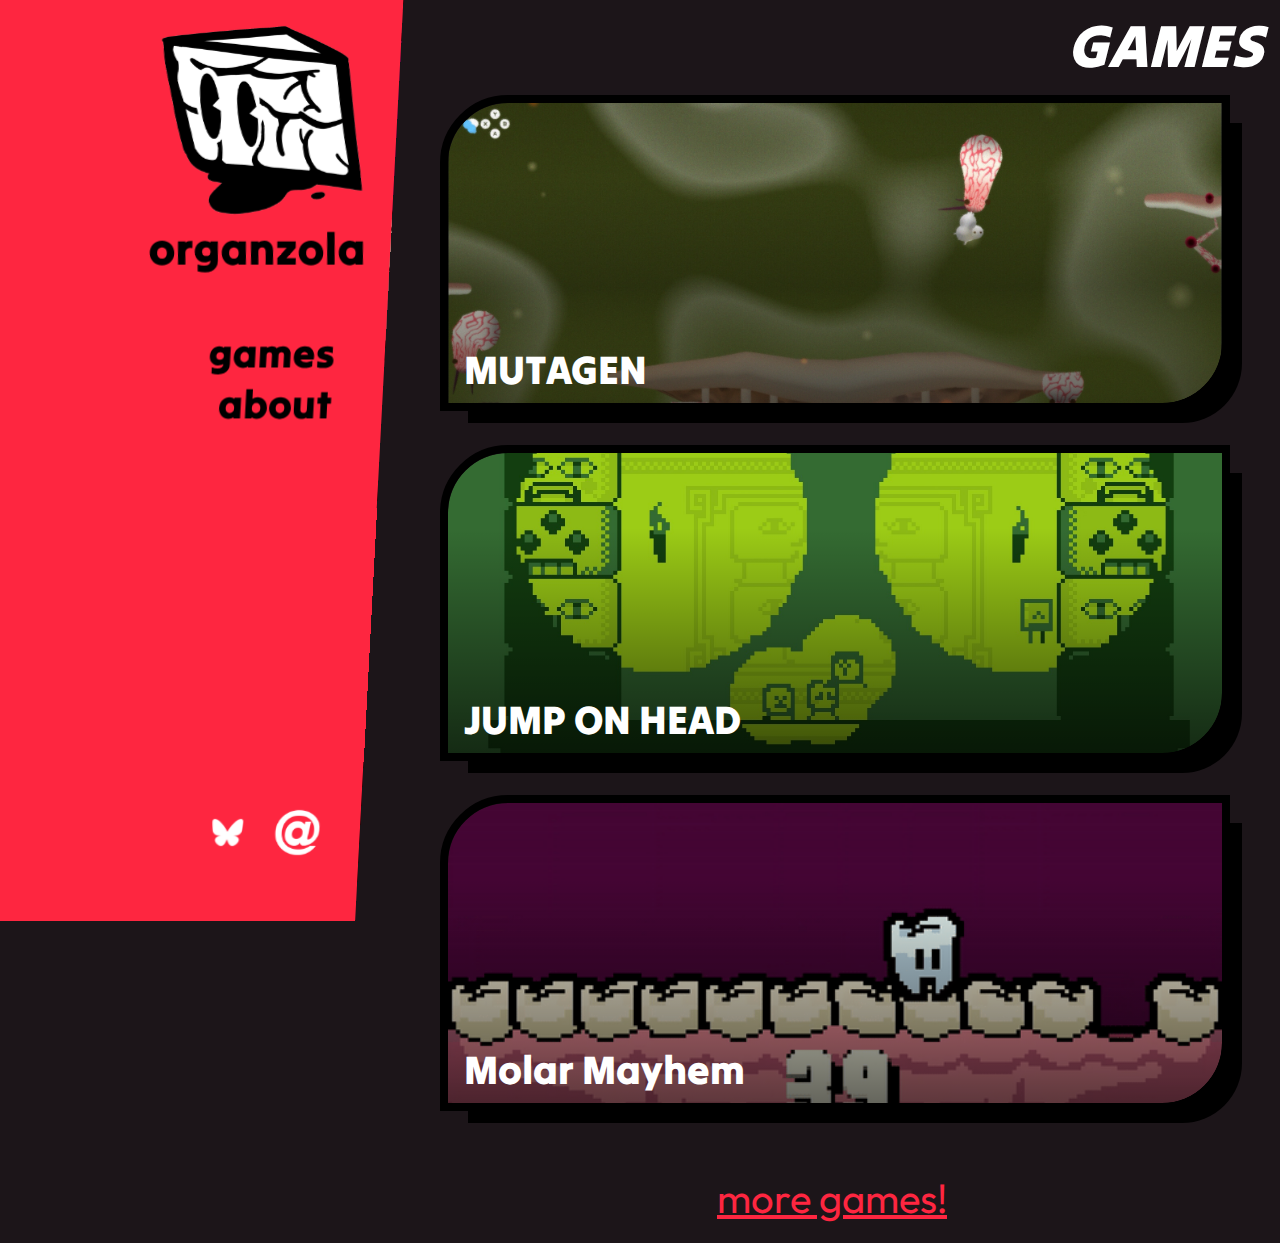
<file: index.html>
<!DOCTYPE html>
<html>
    <head>
        <link rel="stylesheet" type="text/css" href="style.css" />
        <link rel="icon" type="image/png" sizes="32x32" href="/favicon-32x32.png">
        <title>
            organzola/Drew Shapiro
        </title>
        <meta name="keywords" content="organzola, Drew Shapiro, game dev, gamedev, indie games, Drew Shapiro portfolio, organzola games, games, video games">
        <meta name="author" content="Drew Shapiro">
        <meta name="description" content="Portfolio of organzola/Drew Shapiro">
    </head>
    <body style="background-color: #1c1519;">
        <div id="nav"></div>
        <!-- Page content -->
        <div class="main">
            <div class="section-header" style="color:white;">GAMES</div>
            <div class="game">
                <a  href="mutagen.html">
                <img src="images/mutagen.jpg" alt="MUTAGEN">
                <div class="bottom-left">MUTAGEN</div>
            </div> 
            <div class="game">
                <a  href="jumponhead.html">
                <img src="images/jumponheadscreen.jpg" alt="JUMP ON HEAD">
                <div class="bottom-left">JUMP ON HEAD</div>
            </div> 
            <div class="game">
                <a  href="molarmayhem.html">
                <img src="images/molar mayhem.gif" alt="Molar Mayhem">
                <div class="bottom-left">Molar Mayhem</div>
            </div>
            <div>
                <a href="https://organzola.itch.io" style="color:#fe2640ff; width:100%; float:right; font-size: 40px; display:block; margin:auto; text-align: center;margin-bottom:20px;margin-top:40px;"> more games!</a>
            </div>
        </div>
        <script src="script.js"></script>
    </body>
</html>
</file>
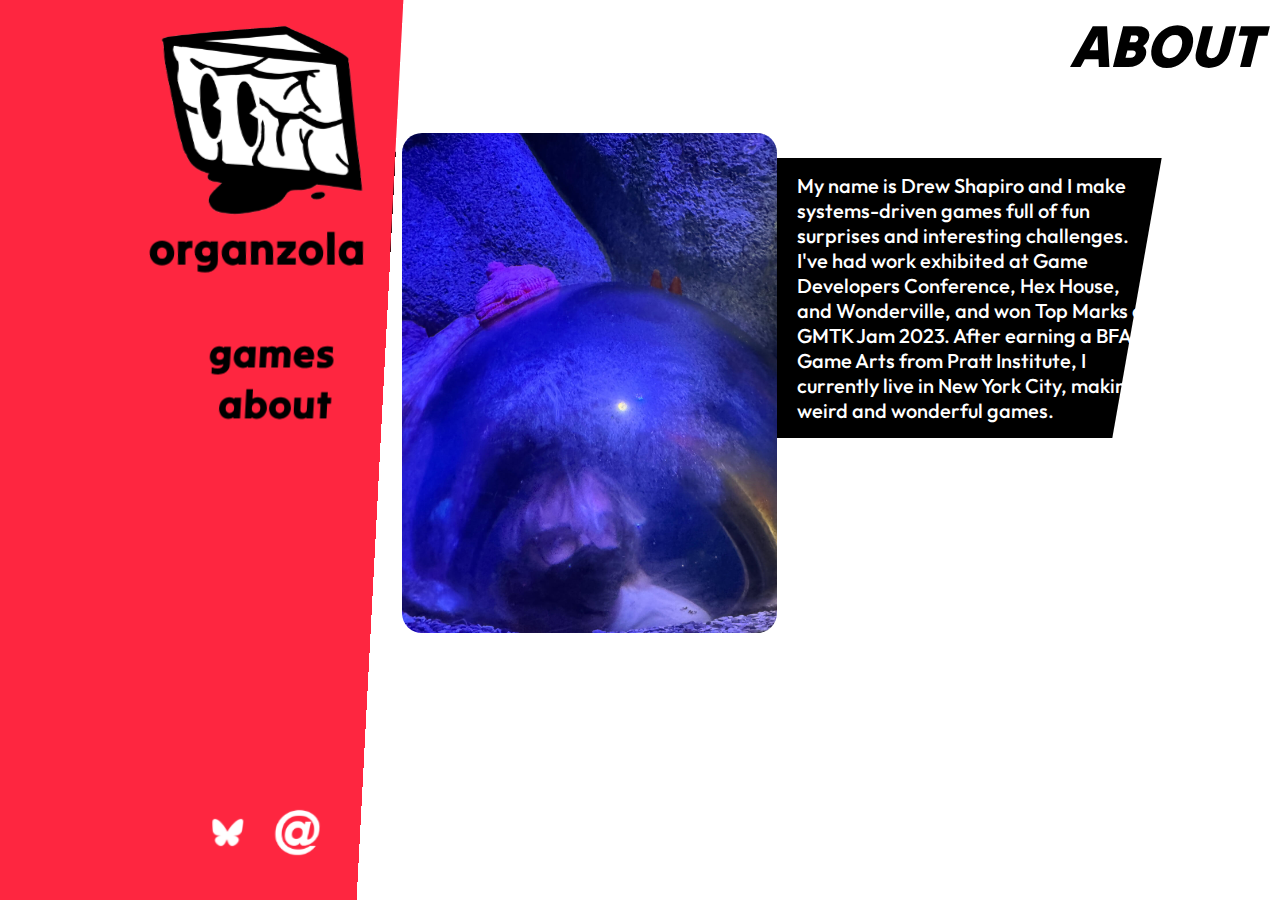
<file: about.html>
<!DOCTYPE html>
<html>
    <head>
        <link rel="stylesheet" type="text/css" href="style.css" />
        <title>
            About
        </title>
    </head>
    <body>
        <div id="nav"></div>
        <!-- Page content -->
        <div class="main">
            <div class="section-header">ABOUT</div>
            
            <div class="container" style="display:flex;padding-top:50px;width:100%;">
                <img src="images/me.jpg" style="width:375px;height:500px;aspect-ratio: 1;object-fit: contain;border-radius: 20px; float:left;">
                <div class="container" style="background-color:black;height:100%;margin-top:25px;z-index: -1;padding-right:50px;transform: skewX(-10deg) translateX(-20%);width:400px">
                    <p style="margin-left:110px;font-weight:500;;color:white; transform: skewX(10deg);font-size:20px;">My name is Drew Shapiro and I make systems-driven games full of fun surprises and interesting challenges. I've had work exhibited at Game Developers Conference, Hex House, and Wonderville, and won Top Marks at GMTK Jam 2023. After earning a BFA in Game Arts from Pratt Institute, I currently live in New York City, making weird and wonderful games.</p>
                </div>
            </div>
        </div>
        <script src="script.js"></script>
        <!-- Page content -->
    </body>
</html>
</file>
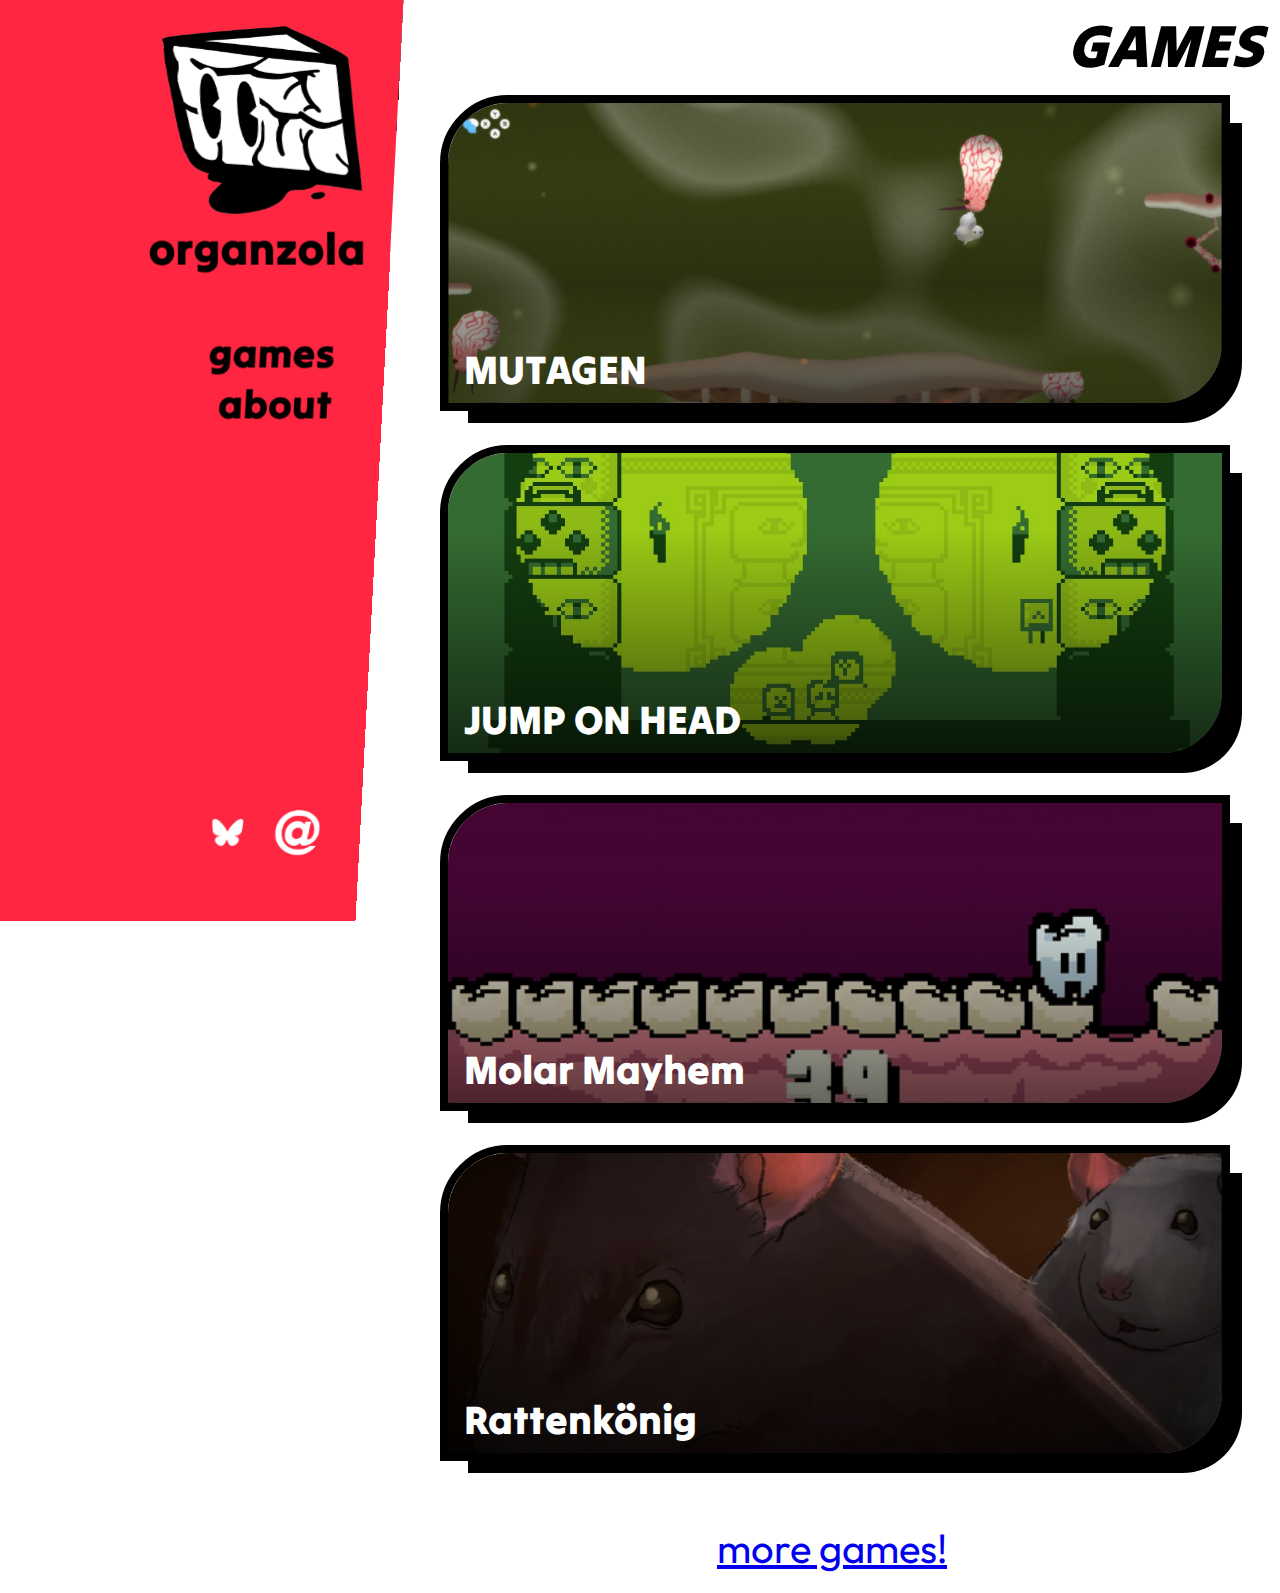
<file: games.html>
<!DOCTYPE html>
<html>
    <head>
        <link rel="stylesheet" type="text/css" href="style.css" />
        <link rel="icon" type="image/png" sizes="32x32" href="/favicon-32x32.png">
        <title>
            Games
        </title>
    </head>
    <body>
        <div id="nav"></div>
        <!-- Page content -->
        <div class="main">
            <div class="section-header">GAMES</div>
            <div class="game">
                <a  href="mutagen.html">
                <img src="images/mutagen.jpg" alt="MUTAGEN">
                <div class="bottom-left">MUTAGEN</div>
            </div> 
            <div class="game">
                <a  href="jumponhead.html">
                <img src="images/jumponheadscreen.jpg" alt="JUMP ON HEAD">
                <div class="bottom-left">JUMP ON HEAD</div>
            </div> 
            <div class="game">
                <a  href="molarmayhem.html">
                <img src="images/molar mayhem.gif" alt="Molar Mayhem">
                <div class="bottom-left">Molar Mayhem</div>
            </div>
            <div class="game">
                <a href ="rattenkonig.html">
                <img src ="images/rattenkonig.png" alt="Rattenkönig">
                <div class="bottom-left">Rattenkönig</div>
            </div>
            <div>
                <a href="https://organzola.itch.io" style="width:100%; float:right; font-size: 40px; display:block; margin:auto; text-align: center;margin-bottom:20px;margin-top:40px;"> more games!</a>
            </div>
        </div>
        <script src="script.js"></script>
    </body>
</html>
</file>
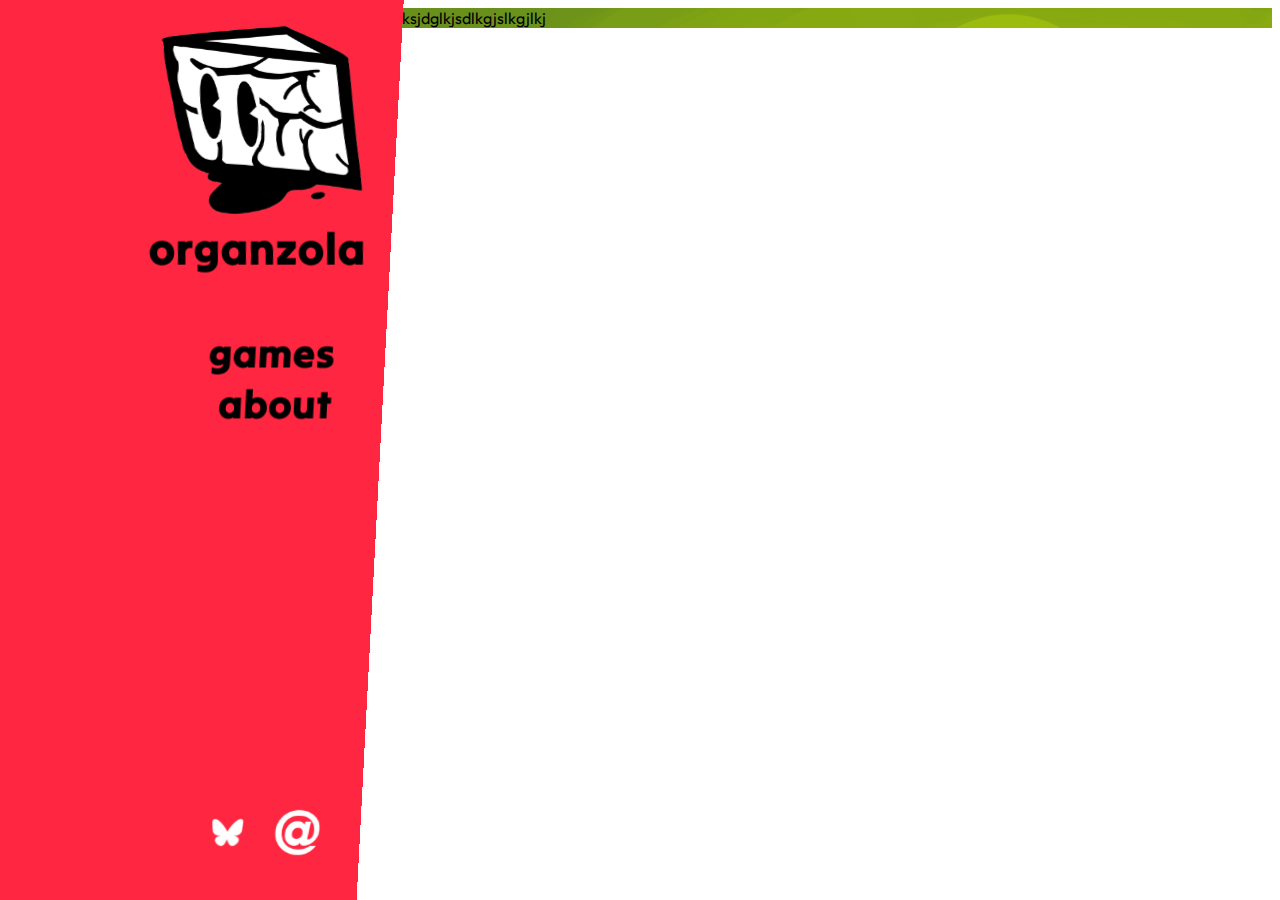
<file: jumponhead.html>
<!DOCTYPE html>
<html>
    <head>
        <link rel="stylesheet" type="text/css" href="style.css" />
        <title>
            JUMP ON HEAD
        </title>
    </head>
    <body >
        <div id="nav"></div>
        <!-- Page content -->
        <div class="main"style="background-image: url('games/jumponhead.png'); background-size: cover;">
            ksjdglkjsdlkgjslkgjlkj
        </div>
        <script src="script.js"></script>
    </body>
</html>
</file>
<file: style.css>
/* The sidebar menu */
 @font-face {
  font-family: tiltwarp;
  src: url(fonts/TiltWarp.ttf);
}
@font-face {
  font-family: outfit;
  src: url(fonts/Outfit-VariableFont_wght.ttf);
}
@font-face {
  font-family: time;
  src: url(fonts/TimeandSpace-Regular.ttf);
}

.sidenav {
  height: 100%; /* Full-height: remove this if you want "auto" height */
  width: 37vw; /* Set the width of the sidebar */
  position: fixed; /* Fixed Sidebar (stay in place on scroll) */
  z-index: 1; /* Stay on top */
  top: 0; /* Stay at the top */
  left: 0;
  background-color: #fe2640ff;
  overflow-x: hidden; /* Disable horizontal scroll */
  padding-top: 20px;
  transform: skewX(-3deg) translateX(-20%);
}

.yt-embed iframe{
  aspect-ratio: 16/9;
  width:50%;
  display:block;
  margin-left:auto;
  margin-right:auto;
}
/* The navigation menu links */
.sidenav navtext {
  margin-left: 3000px;
  margin-right:50px;
  text-decoration: none;
  font-size: 40px;
  color: #000000;
  display: block;
  font-family: TiltWarp;
  text-align: right;
  float:right;
}

.sidenav a{
  text-decoration: none;
}

.sidenav logotext {
    margin-left: 15vw;
    margin-bottom:50px;
    margin-top:0px;
    margin-right:25px;
    
  text-decoration: none;
  font-size: 45px;
  color: #000000;
  font-family: TiltWarp;
  display: flexbox;
  float:right;
  transform:skewX(3deg);
}

@keyframes moveright {
    100%{
        transform:translateX(10px);
        color: #f1f1f1;
    }
}

/* When you mouse over the navigation links, change their color */
.sidenav navtext:hover {
  animation: moveright .1s ease-in-out;
  animation-fill-mode: forwards;
}

.sidenav socials {
  position: absolute;
  bottom: 10px;
  right: 40px;
  height: 100px;
}

.sidenav logo img{
  transform:skewX(3deg);
  width:200px;
  height:200px;
  margin-left:155px;
  aspect-ratio: 1;
  float:right;
  margin-right:35px;
}

/* Style page content */
.main {
  margin-left: 30vw; /* Same as the width of the sidebar */
  padding: 0px 10px;
  font-family: outfit;
}

.game{
    width:90%;
    height:300px;
    margin: 20px;
    margin-right:40px;
    border-top-left-radius: 60px;
    border-bottom-right-radius: 60px;
    outline: 8px;
    outline-color: black;
    outline-style: solid;
    box-shadow: 20px 20px;
    position: relative;
    text-align: center;
    /* color: white; */
    overflow:clip;
    background: linear-gradient(180deg, rgba(255, 255, 255, 0) 25%, rgba(0, 0, 0, 0.6) 100%);
    display: inline-flexbox;
    margin-bottom:30px;
    float:right;
}

.game:hover {
  animation: gamehover .2s ease-in-out;
  animation-fill-mode: forwards;
}

.game img{
  width:100%;
  height:100%;
  object-fit: cover;
  z-index: -1;
  position: relative;
}

@keyframes gamehover{
    100%{
        transform:translateY(-5px);
        outline-color: #fe2640ff;
        box-shadow: 20px 30px;
        background: linear-gradient(180deg, rgba(255, 255, 255, 0) 25%, rgba(0, 0, 0, 0.6) 100%);
    }
}
.section-header{
  font-family: TiltWarp;
  font-size: 60px;
  color: black;
  margin-left:15px;
  float:right;
  font-style: italic;
}

.bottom-left {
  position: absolute;
  bottom: 8px;
  left: 16px;
  font-size: 40px;
  font-family: TiltWarp;
  color:white;
  /* text-shadow: black 1px 0 10px; */
}

/* On screens that are less than 700px wide, make the sidebar into a topbar */
@media (max-width: 800px) or (max-device-width: 800px){
 .sidenav {
    width: 100%;
    height: auto;
    padding:10px;
    transform: skewX(0deg);
    height: auto;
    overflow: hidden;
  }
  
  .sidenav logotext{
    display: none;
  }
  .sidenav navtext {
    float: left;
    top:0;
    text-align: center;
    margin:auto;
    margin-left:20px;
    transform: skewX(-3deg);
    font-size:30px;
    margin-top:0px;
    overflow: hidden;
  }

  .sidenav logo img{
    float:left;
    width:30px;
    height:30px;
    margin-left:auto;
    margin-right:auto;
    margin-top:5px;
    
    transform:skewX(0deg);
  }
  .sidenav socials{
    float:right;
    top:0;
    height:80px;
    bottom:0;
    right:0;
    transform: scale(0.7);
    margin-right:20px;
    margin-left:20px;
  }
  .main{
    margin-left: 0px;
    margin-top:100px;
    padding: 0px 0px;
    width:100%;
  }
  .game{
    margin-right:20px;
  }
  .section-header{
    display:none;
  }
}

.wide{
  margin:0px;
  padding:0px;
  .sidenav {
    width: 100%;
    height: auto;
    padding:10px;
    transform: skewX(0deg);
    height: auto;
    overflow: hidden;
  }
  
  .sidenav logotext{
    display: none;
  }
  .sidenav navtext {
    float: left;
    top:0;
    text-align: center;
    margin:auto;
    margin-left:20px;
    transform: skewX(-3deg);
    font-size:30px;
    margin-top:0px;
    overflow: hidden;
  }

  .sidenav logo img{
    float:left;
    width:30px;
    height:30px;
    margin-left:auto;
    margin-right:auto;
    margin-top:5px;
    
    transform:skewX(0deg);
  }
  .sidenav socials{
    float:right;
    top:0;
    height:80px;
    bottom:0;
    right:0;
    transform: scale(0.7);
    margin-right:20px;
    margin-left:20px;
  }
  .main{
    margin: 0px;
    margin-top:100px;
    padding:0px;
    width:100%;
  }
  .game{
    margin-right:20px;
  }
  .section-header{
    display:none;
  }
  overflow-x:hidden;
}

.gamedesc {
  text-align: center;
  width: 70%;
  margin:auto;
  font-size: 20px;
  margin-top:20px;
  margin-bottom: 20px;
}

p{
  font-family: outfit;
  font-size:min(10em, 2vw);
  width:90%;
  height:fit-content;
  margin:15px;
}

.gameheader {
  width:100%;
  height:500px;
  box-shadow: inset 0 0 0 1000px rgba(0, 0, 0, 0.274);
  object-fit: contain;
  background-size:cover;
  /* overflow:hidden; */
  margin: 0px;
  offset: 0px;
  padding:0px;
}

.gameheader iframe{
  float:left;
  margin-top:8%;
  margin-left:20px;
  border-radius: 20px;
  filter:drop-shadow(black 10px 10px 5px);
}
.gameheader p{
  float:left;
  margin:50px;
  color:white;
  background-color: rgba(0, 0, 0, 0.613);
  border-radius: 20px;
  padding:30px;
  width:35%;
  filter:drop-shadow(black 10px 10px 5px);
}
.gameheader img{
  width:100%;
  height:100%;
  object-fit: cover;
  z-index: -1;
  position:absolute;
}
.gamelogo img{
  position:absolute;
  top:10px;
}
.screenshots{
  margin:auto;
  width:90%;
  display:flex;
  flex-wrap: wrap;
  justify-content: center;
}
.screenshots img{
  max-width:60vh;
  
  margin:5px;
  border-radius: 20px;
  border-width: 3px;
  border-style:solid;
  border-color: white;
}

.mutatext {
  font-family: time;
  color:white; font-size:20px;
  padding:3%;
  padding-left:6%;
  padding-right:6%;
  line-height: 30px;
  text-shadow: 2px 2px 2px rgba(0, 0, 0, 0.758);
  text-align: center;
}
</file>
